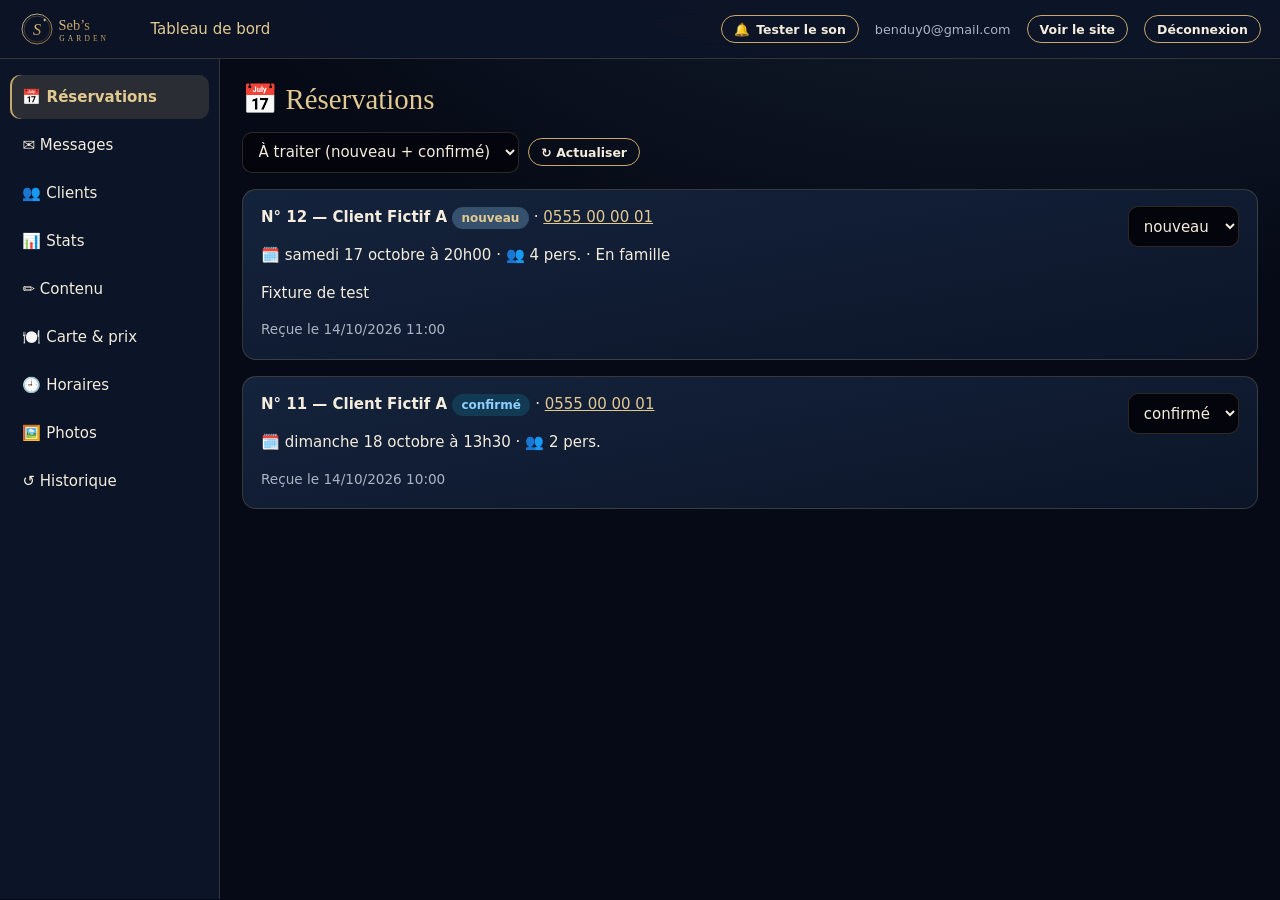
<file: tools/e2e/admin_harness.html>
<!doctype html><html lang="fr"><head><meta charset="utf-8"><base href="/site/admin/"><link rel="icon" href="../favicon.svg"><meta name="viewport" content="width=device-width,initial-scale=1">
<title>Tableau de bord — Seb’s Garden</title>
<link rel="stylesheet" href="/site/admin/admin.css"><link rel="stylesheet" href="/site/admin/alerts.css"></head><body>
<div id="app" hidden></div>
<div id="login" hidden><form class="login-card" id="login-form"><input id="login-email"><input id="login-pw"><p id="login-err" hidden></p><button>ok</button></form></div>
<div id="boot" class="boot">Chargement…</div><div id="toasts" aria-live="polite"></div>
<script>
/* Harnais : faux client Supabase alimenté par fixture.json (données réelles du schéma sebsgarden au moment du test).
   Permet de tester l'interface patron sans mot de passe. Les écritures sont journalisées dans window.LOG. */
window.LOG = []; window.rtHandler = null; window.pollRows = [];
var FX = null;
function builder(table) {
  var st = { table: table, filters: [], op: 'select', payload: null, single: false };
  var b = {
    select: function () { return b; }, order: function () { return b; }, limit: function () { return b; },
    eq: function (k, v) { st.filters.push(function (r) { return r[k] == v; }); return b; },
    in: function (k, v) { st.filters.push(function (r) { return v.indexOf(r[k]) >= 0; }); return b; },
    gt: function (k, v) { st.filters.push(function (r) { return r[k] > v; }); return b; },
    gte: function (k, v) { st.filters.push(function (r) { return r[k] >= v; }); return b; },
    not: function () { return b; },
    update: function (p) { st.op = 'update'; st.payload = p; return b; },
    single: function () { st.single = true; return b; }, maybeSingle: function () { st.single = true; return b; },
    then: function (f, rj) {
      var rows;
      if (table === 'owners') rows = [{ user_id: 'u-owner' }];
      else if (table === 'requests' && window.pollRows.length && st.filters.length === 1) rows = window.pollRows.splice(0);
      else rows = (FX[table] || []).filter(function (r) { return st.filters.every(function (fn) { return fn(r); }); });
      if (st.op === 'update') { LOG.push('update:' + table + ':' + JSON.stringify(st.payload).slice(0, 80)); rows.forEach(function (r) { Object.assign(r, st.payload); }); }
      var data = st.single ? (rows[0] || null) : rows;
      return Promise.resolve({ data: data, error: null }).then(f, rj);
    }
  };
  return b;
}
var session = { access_token: 'x', user: { id: 'u-owner', email: 'benduy0@gmail.com' } };
var MOCK = {
  from: builder, schema: function () { return { from: builder }; },
  storage: { from: function () { return { upload: function (n) { LOG.push('upload:' + n); return Promise.resolve({ error: null }); }, getPublicUrl: function (n) { return { data: { publicUrl: '/site/assets/img/salle-800.webp' } }; } }; } },
  channel: function (n) { LOG.push('channel:' + n); var c = { on: function (ev, f, h) { LOG.push('on:' + JSON.stringify(f)); window.rtHandler = h; return c; }, subscribe: function (cb) { cb('SUBSCRIBED'); return c; } }; return c; },
  removeChannel: function () {}, realtime: { setAuth: function () { LOG.push('setAuth'); } },
  auth: { onAuthStateChange: function (cb) { setTimeout(function () { cb('SIGNED_IN', session); }, 30); }, signOut: function () {}, signInWithPassword: function () {} }
};
window.supabase = { createClient: function () { return MOCK; } };
window.SEBSGARDEN_CONFIG = { SUPABASE_URL: "mock", SUPABASE_ANON_KEY: "mock", SCHEMA: "sebsgarden" };
window.__origSetInterval = window.setInterval; window.setInterval = function (f, ms) { if (ms === 30000) { window.__poll = f; LOG.push('poll-30s'); } return window.__origSetInterval(f, ms); };
var x = new XMLHttpRequest(); x.open('GET', '/tools/e2e/fixture.json', false); x.send(); FX = JSON.parse(x.responseText);
FX.site_content_history = FX.site_content_history || [];
</script>
<script src="/site/admin/admin.js"></script>
<script src="/site/admin/alerts.js"></script>
</body></html>
</file>
<file: site/admin/admin.css>
@font-face{font-family:Fraunces;src:url(../assets/fonts/fraunces-latin-wght-normal.woff2) format("woff2");font-weight:100 900;font-display:swap}
:root{--bg:#060a16;--bg2:#0c1528;--bg3:#14233C;--ink:#f4ecdc;--mut:#a9b3c3;--g:#C9A86A;--g1:#e2c991;--line:rgba(201,168,106,.22);--red:#e0705a;--ok:#6cc58a;--gold:linear-gradient(120deg,#f0e0b8,#C9A86A 45%,#9c7c43)}
*{box-sizing:border-box}body{margin:0;background:var(--bg);color:var(--ink);font:15px/1.5 system-ui,"Segoe UI",sans-serif}
[hidden]{display:none!important}.mut{color:var(--mut)}
.boot{padding:3rem;text-align:center;color:var(--mut)}
.btn{display:inline-flex;align-items:center;gap:.4rem;border-radius:999px;padding:.6rem 1.1rem;border:1px solid var(--g);cursor:pointer;font:600 .85rem system-ui;text-decoration:none;color:var(--ink);background:transparent;transition:transform .2s,background .2s}
.btn:hover{transform:translateY(-1px)}
.btn-solid{background:var(--gold);color:#0b1222;border:0}.btn-line{background:transparent;color:var(--ink)}
.btn-sm{padding:.35rem .75rem;font-size:.78rem}.btn-danger{border-color:var(--red);color:var(--red)}
.btn:disabled{opacity:.4;cursor:default}
.login-card{max-width:400px;margin:8vh auto;background:linear-gradient(160deg,#14233C,#0c1528);border:1px solid var(--line);border-radius:20px;padding:2rem;display:grid;gap:.9rem;box-shadow:0 30px 80px -30px #000}
.login-card h1{margin:0;font:400 1.9rem Georgia,serif;color:var(--g1)}.login-logo{height:60px;width:auto}
.f{display:grid;gap:.3rem;font-size:.85rem;color:var(--mut);margin:.35rem 0}
input,select,textarea{width:100%;padding:.6rem .7rem;border-radius:10px;border:1px solid var(--line);background:#03040C;color:var(--ink);font:inherit;color-scheme:dark}
input:focus,select:focus,textarea:focus{outline:0;border-color:var(--g)}
.login-err{color:var(--red);margin:0}
header.top{display:flex;align-items:center;gap:1rem;padding:.7rem 1.2rem;border-bottom:1px solid var(--line);background:rgba(12,21,40,.92);backdrop-filter:blur(10px);position:sticky;top:0;z-index:5}
.brand{display:flex;align-items:center;gap:.7rem;margin-right:auto}.brand img{height:36px}.brand b{font-weight:500;color:var(--g1)}
#status{font-size:.8rem;color:var(--mut)}
.layout{display:grid;grid-template-columns:220px 1fr;min-height:calc(100vh - 60px)}
.side{border-right:1px solid var(--line);padding:1rem .6rem;display:flex;flex-direction:column;gap:.3rem;background:var(--bg2)}
.side button{position:relative;text-align:left;background:none;border:0;color:var(--ink);padding:.65rem .8rem;border-radius:10px;cursor:pointer;font:inherit;transition:background .2s}
.side button:hover{background:rgba(201,168,106,.08)}
.side button.on{background:rgba(201,168,106,.16);color:var(--g1);font-weight:600;box-shadow:inset 2px 0 0 var(--g)}
main{padding:1.4rem;max-width:1100px}
h2{font:400 1.8rem Georgia,serif;margin:0 0 .3rem;color:var(--g1)}
.card{background:linear-gradient(170deg,var(--bg3),var(--bg2));border:1px solid var(--line);border-radius:14px;padding:1rem 1.1rem;margin:1rem 0;animation:cin .35s ease both}
@keyframes cin{from{opacity:0;transform:translateY(8px)}}
.card h3{margin:.1rem 0 .7rem;color:var(--g1);font-weight:500}
.crm-bar{display:flex;flex-wrap:wrap;gap:.6rem;align-items:center;margin:1rem 0}.crm-bar select,.crm-bar input{width:auto}
.grid2{display:grid;grid-template-columns:1fr 1fr;gap:.8rem}.grid3{display:grid;grid-template-columns:2fr 3fr 1fr;gap:.6rem}
.item{border:1px dashed var(--line);border-radius:10px;padding:.7rem;margin:.6rem 0}
.row{display:flex;gap:.5rem;align-items:center;flex-wrap:wrap}
table{width:100%;border-collapse:collapse}td,th{padding:.45rem;border-bottom:1px solid var(--line);text-align:left;font-size:.9rem}th{color:var(--mut);font-weight:500}
.savebar{position:sticky;bottom:0;background:rgba(12,21,40,.95);border-top:1px solid var(--line);padding:.8rem;display:flex;gap:.6rem;justify-content:flex-end;margin:1rem -1.4rem -1.4rem}
#toasts{position:fixed;bottom:1rem;left:50%;transform:translateX(-50%);display:grid;gap:.4rem;z-index:60}.toast{background:var(--bg3);border:1px solid var(--g);padding:.6rem 1rem;border-radius:10px}.toast.err{border-color:var(--red)}
.thumb{width:120px;height:90px;object-fit:cover;border-radius:8px;background:#222}
.st{display:inline-block;padding:.15rem .6rem;border-radius:99px;font-size:.75rem;font-weight:700}
.st-nouveau{background:#35516D;color:#e2c991}.st-confirmé{background:#123a52;color:#8fd0ff}.st-honoré{background:#123f25;color:#8be0a6}.st-annulé{background:#2a2a2a;color:#9a9a9a}
.req{display:grid;grid-template-columns:1fr auto;gap:1rem}
.kpis{display:grid;grid-template-columns:repeat(auto-fill,minmax(150px,1fr));gap:.8rem}.kpi{background:var(--bg3);border:1px solid var(--line);border-radius:14px;padding:1rem;color:var(--mut)}.kpi b{display:block;font:400 2rem Georgia,serif;color:var(--g1)}
.bars{display:flex;align-items:flex-end;gap:3px;height:120px;margin-top:1rem;padding:.5rem;border:1px solid var(--line);border-radius:12px}.bars i{flex:1;background:var(--gold);border-radius:3px 3px 0 0;min-height:2px}
.switch{font-weight:700;color:var(--ink)}.switch input{width:auto}.sm{font-size:.85rem;color:var(--mut);margin:.2rem 0}
a{color:var(--g1)}
@media(max-width:760px){.layout{grid-template-columns:1fr}.side{flex-direction:row;overflow:auto;border-right:0;border-bottom:1px solid var(--line)}.side button{white-space:nowrap}.side button.on{box-shadow:inset 0 -2px 0 var(--g)}.grid2,.grid3{grid-template-columns:1fr}.req{grid-template-columns:1fr}header.top{flex-wrap:wrap}#status{display:none}main{padding:1rem}.savebar{margin:1rem -1rem -1rem}}

/* v2 bleu nuit & or */
body{background:radial-gradient(90rem 50rem at 80% -20%,rgba(53,81,109,.35),transparent 60%),#060a16}
.login-card h1{font-family:Fraunces,Georgia,serif}
html{background:#060a16}body{min-height:100vh;background-attachment:fixed}
</file>
<file: site/admin/alerts.css>
/* Alertes nouvelle commande */
.side button[data-tab="reservation"]{position:relative}
.al-badge{position:absolute;top:.35rem;right:.5rem;min-width:1.4rem;height:1.4rem;padding:0 .35rem;border-radius:99px;background:#d4261c;color:#fff;font:700 .78rem/1.4rem system-ui,sans-serif;text-align:center;box-shadow:0 0 0 2px #0c1528;animation:al-pop .5s cubic-bezier(.34,1.56,.5,1)}
.al-stack{position:fixed;top:4.6rem;right:1rem;z-index:200;display:grid;gap:.6rem;max-width:min(26rem,calc(100vw - 2rem))}
.al-banner{display:grid;grid-template-columns:1fr auto auto;gap:.2rem .6rem;align-items:center;padding:.9rem 1rem;border-radius:14px;background:#d4261c;color:#fff;border:1px solid #e2c991;box-shadow:0 18px 40px -12px rgba(0,0,0,.7);animation:al-in .45s cubic-bezier(.34,1.56,.5,1)}
.al-banner b{grid-column:1/2;font-size:1.05rem}
.al-banner span{grid-column:1/2;grid-row:2}
.al-banner .btn{grid-row:1/3}
.al-x{grid-row:1/3;background:none;border:0;color:#fff;font-size:1.1rem;cursor:pointer}
.al-perm{white-space:nowrap}
@keyframes al-in{from{transform:translateX(120%);opacity:0}to{transform:none;opacity:1}}
@keyframes al-pop{from{transform:scale(0)}to{transform:scale(1)}}
@media (max-width:700px){.al-stack{top:auto;bottom:5.5rem;right:.6rem;left:.6rem;max-width:none}.al-badge{top:.1rem;right:.2rem}}
@media (max-width:700px){.al-perm .al-lbl{display:none}.al-perm{position:fixed;top:4.6rem;right:.8rem;z-index:150;padding:0 .8rem;background:#0c1528;color:#e2c991}}
</file>
